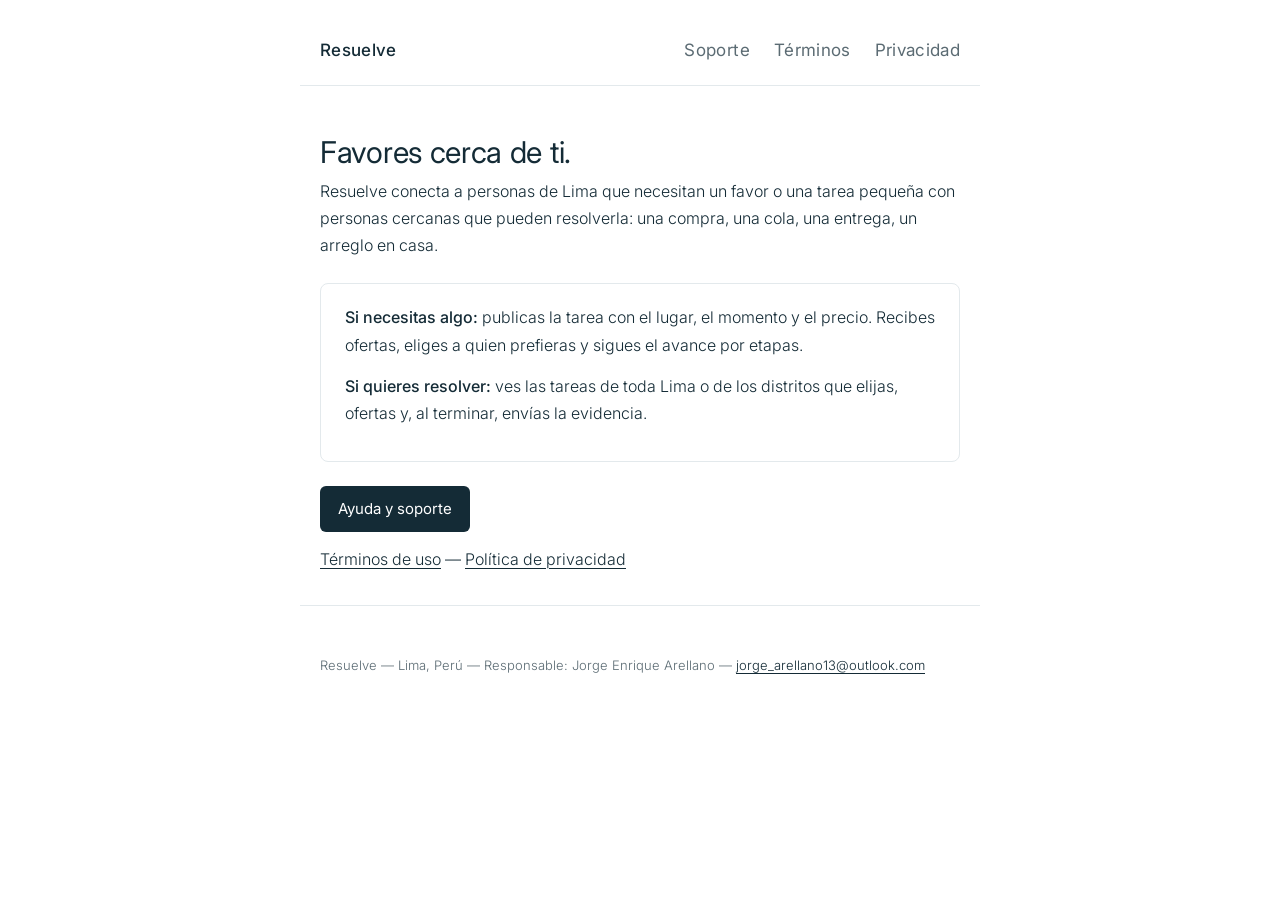
<file: index.html>
<!doctype html>
<html lang="es">
<head>
<meta charset="utf-8">
<meta name="viewport" content="width=device-width, initial-scale=1">
<title>Favores cerca de ti — Resuelve</title>
<meta name="description" content="Resuelve: favores y tareas pequeñas entre personas cercanas en Lima.">
<link rel="icon" href="assets/icon.png">
<link rel="preconnect" href="https://fonts.googleapis.com">
<link rel="preconnect" href="https://fonts.gstatic.com" crossorigin>
<link href="https://fonts.googleapis.com/css2?family=Inter:wght@300;400;500&display=swap" rel="stylesheet">
<link rel="stylesheet" href="assets/estilo.css">
</head>
<body>
<header>
  <a href="index.html">Resuelve</a>
  <nav>
    <a href="soporte.html">Soporte</a>
    <a href="terminos.html">Términos</a>
    <a href="privacidad.html">Privacidad</a>
  </nav>
</header>
<main>

<h1>Favores cerca de ti.</h1>
<p>Resuelve conecta a personas de Lima que necesitan un favor o una tarea pequeña con personas cercanas que pueden resolverla: una compra, una cola, una entrega, un arreglo en casa.</p>
<div class="tarjeta">
  <p><strong>Si necesitas algo:</strong> publicas la tarea con el lugar, el momento y el precio. Recibes ofertas, eliges a quien prefieras y sigues el avance por etapas.</p>
  <p><strong>Si quieres resolver:</strong> ves las tareas de toda Lima o de los distritos que elijas, ofertas y, al terminar, envías la evidencia.</p>
</div>
<p><a class="boton" href="soporte.html">Ayuda y soporte</a></p>
<p><a href="terminos.html">Términos de uso</a> — <a href="privacidad.html">Política de privacidad</a></p>

</main>
<footer>
  <p>Resuelve — Lima, Perú — Responsable: Jorge Enrique Arellano — <a href="mailto:jorge_arellano13@outlook.com">jorge_arellano13@outlook.com</a></p>
</footer>
</body>
</html>
</file>
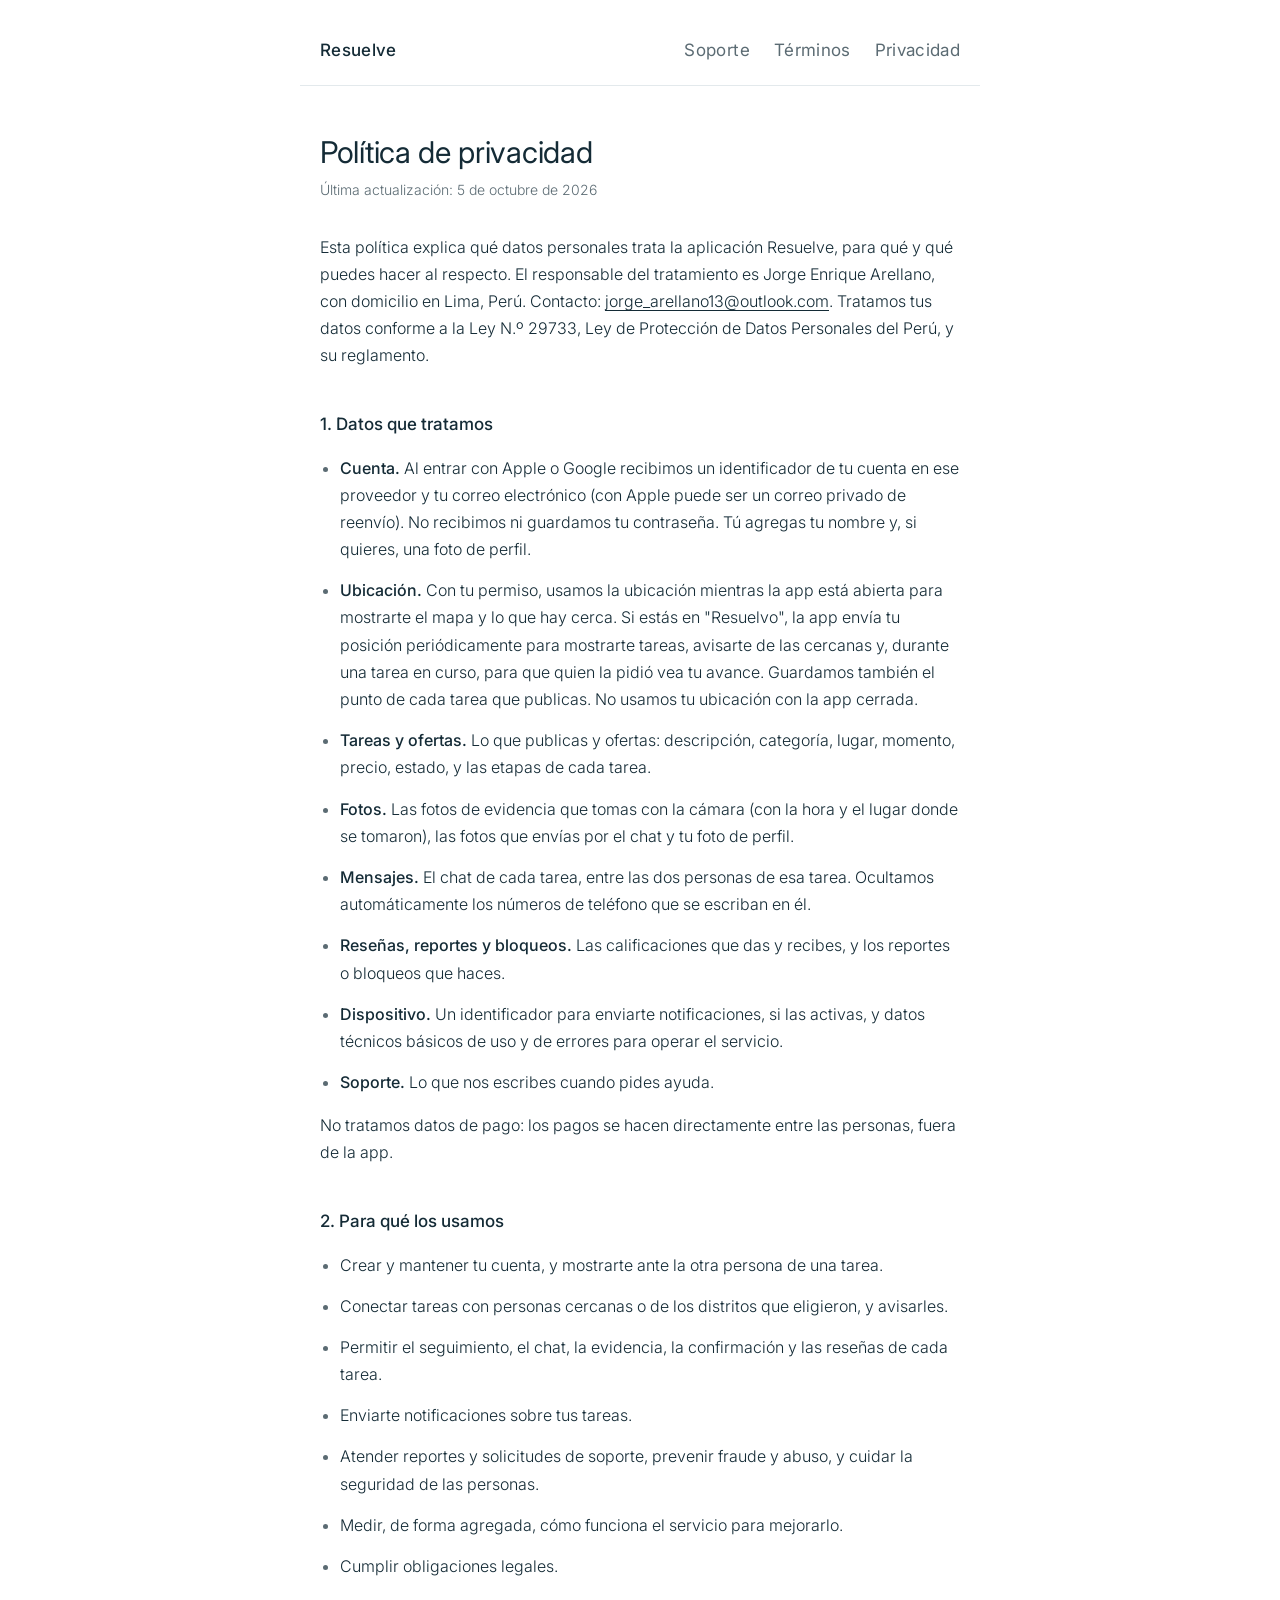
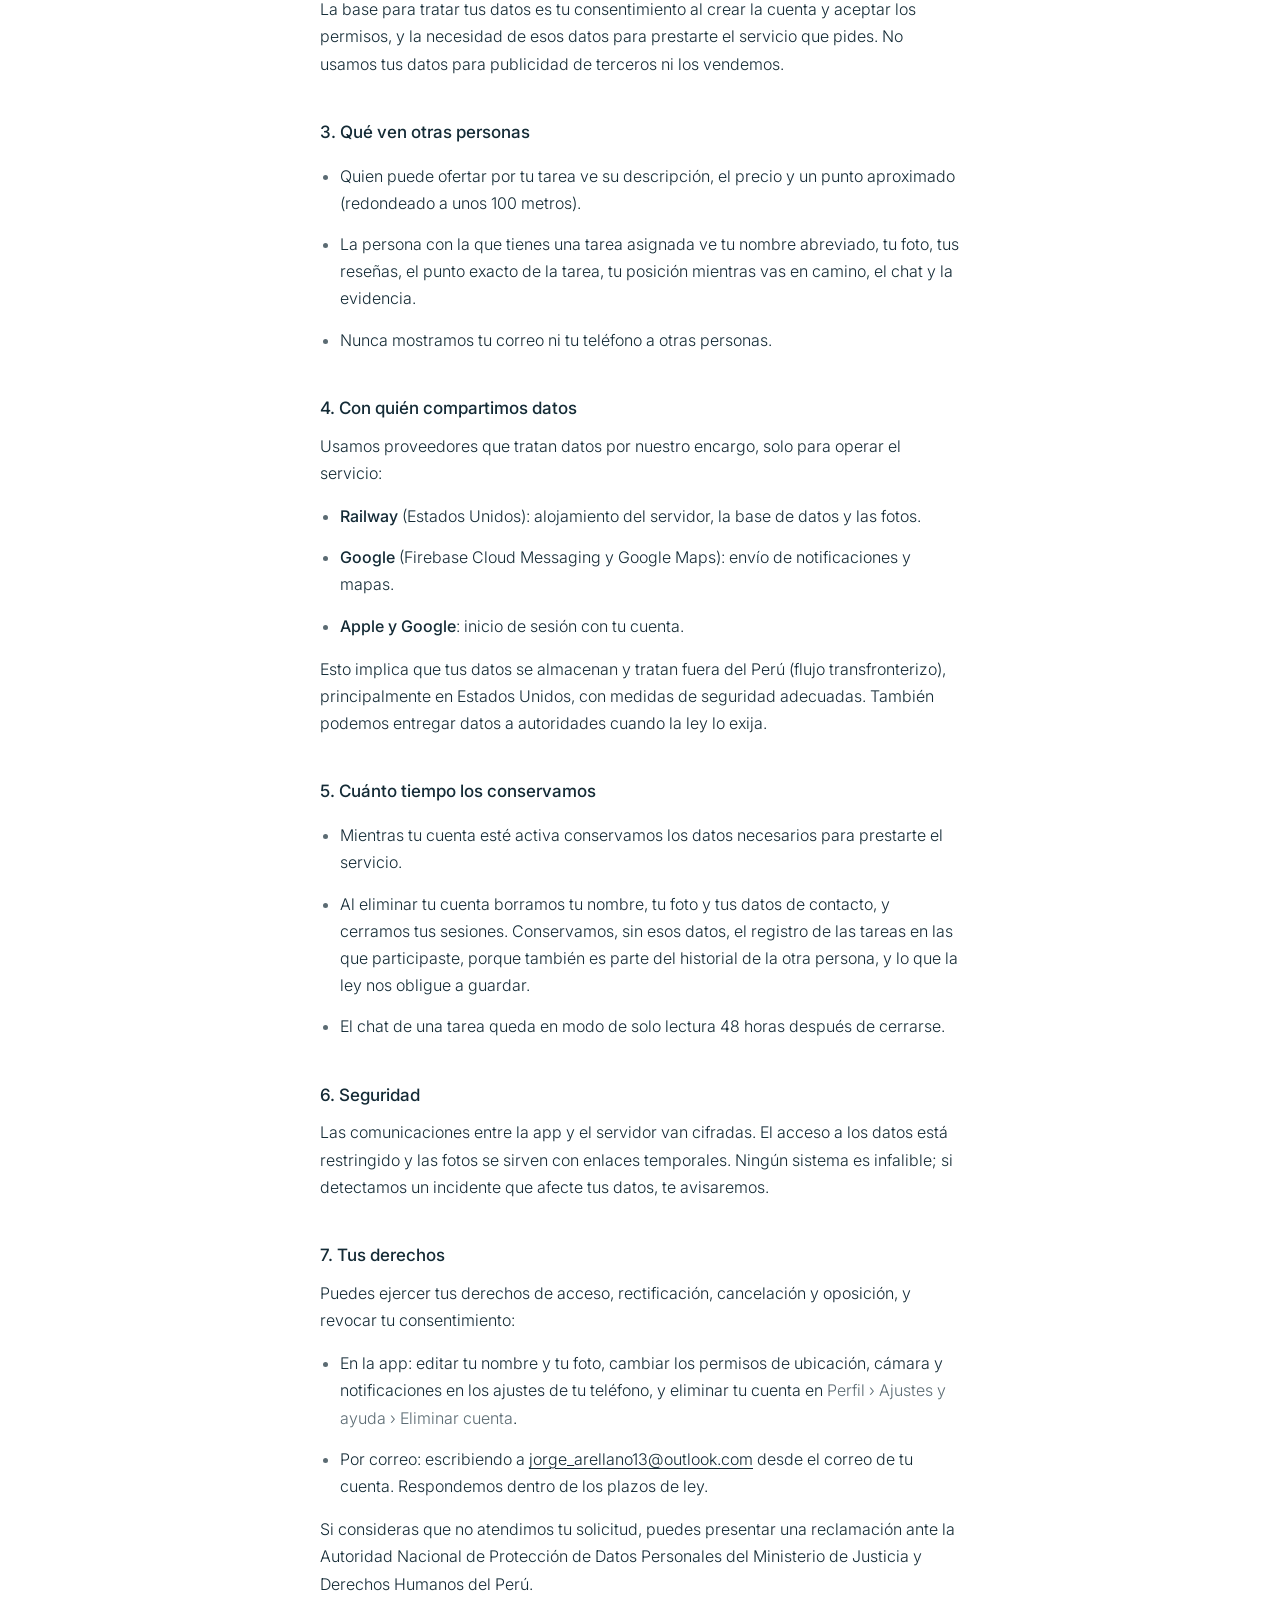
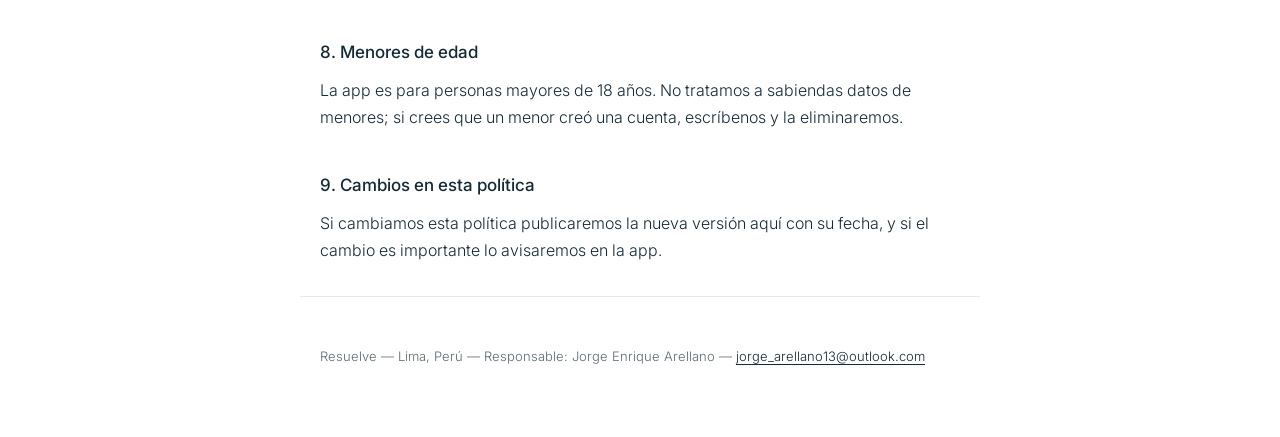
<file: privacidad.html>
<!doctype html>
<html lang="es">
<head>
<meta charset="utf-8">
<meta name="viewport" content="width=device-width, initial-scale=1">
<title>Política de privacidad — Resuelve</title>
<meta name="description" content="Política de privacidad de la app Resuelve.">
<link rel="icon" href="assets/icon.png">
<link rel="preconnect" href="https://fonts.googleapis.com">
<link rel="preconnect" href="https://fonts.gstatic.com" crossorigin>
<link href="https://fonts.googleapis.com/css2?family=Inter:wght@300;400;500&display=swap" rel="stylesheet">
<link rel="stylesheet" href="assets/estilo.css">
</head>
<body>
<header>
  <a href="index.html">Resuelve</a>
  <nav>
    <a href="soporte.html">Soporte</a>
    <a href="terminos.html">Términos</a>
    <a href="privacidad.html">Privacidad</a>
  </nav>
</header>
<main>

<h1>Política de privacidad</h1>
<p class="fecha">Última actualización: 5 de octubre de 2026</p>
<p>Esta política explica qué datos personales trata la aplicación Resuelve, para qué y qué puedes hacer al respecto. El responsable del tratamiento es Jorge Enrique Arellano, con domicilio en Lima, Perú. Contacto: <a href="mailto:jorge_arellano13@outlook.com">jorge_arellano13@outlook.com</a>. Tratamos tus datos conforme a la Ley N.º 29733, Ley de Protección de Datos Personales del Perú, y su reglamento.</p>

<h2>1. Datos que tratamos</h2>
<ul>
  <li><strong>Cuenta.</strong> Al entrar con Apple o Google recibimos un identificador de tu cuenta en ese proveedor y tu correo electrónico (con Apple puede ser un correo privado de reenvío). No recibimos ni guardamos tu contraseña. Tú agregas tu nombre y, si quieres, una foto de perfil.</li>
  <li><strong>Ubicación.</strong> Con tu permiso, usamos la ubicación mientras la app está abierta para mostrarte el mapa y lo que hay cerca. Si estás en "Resuelvo", la app envía tu posición periódicamente para mostrarte tareas, avisarte de las cercanas y, durante una tarea en curso, para que quien la pidió vea tu avance. Guardamos también el punto de cada tarea que publicas. No usamos tu ubicación con la app cerrada.</li>
  <li><strong>Tareas y ofertas.</strong> Lo que publicas y ofertas: descripción, categoría, lugar, momento, precio, estado, y las etapas de cada tarea.</li>
  <li><strong>Fotos.</strong> Las fotos de evidencia que tomas con la cámara (con la hora y el lugar donde se tomaron), las fotos que envías por el chat y tu foto de perfil.</li>
  <li><strong>Mensajes.</strong> El chat de cada tarea, entre las dos personas de esa tarea. Ocultamos automáticamente los números de teléfono que se escriban en él.</li>
  <li><strong>Reseñas, reportes y bloqueos.</strong> Las calificaciones que das y recibes, y los reportes o bloqueos que haces.</li>
  <li><strong>Dispositivo.</strong> Un identificador para enviarte notificaciones, si las activas, y datos técnicos básicos de uso y de errores para operar el servicio.</li>
  <li><strong>Soporte.</strong> Lo que nos escribes cuando pides ayuda.</li>
</ul>
<p>No tratamos datos de pago: los pagos se hacen directamente entre las personas, fuera de la app.</p>

<h2>2. Para qué los usamos</h2>
<ul>
  <li>Crear y mantener tu cuenta, y mostrarte ante la otra persona de una tarea.</li>
  <li>Conectar tareas con personas cercanas o de los distritos que eligieron, y avisarles.</li>
  <li>Permitir el seguimiento, el chat, la evidencia, la confirmación y las reseñas de cada tarea.</li>
  <li>Enviarte notificaciones sobre tus tareas.</li>
  <li>Atender reportes y solicitudes de soporte, prevenir fraude y abuso, y cuidar la seguridad de las personas.</li>
  <li>Medir, de forma agregada, cómo funciona el servicio para mejorarlo.</li>
  <li>Cumplir obligaciones legales.</li>
</ul>
<p>La base para tratar tus datos es tu consentimiento al crear la cuenta y aceptar los permisos, y la necesidad de esos datos para prestarte el servicio que pides. No usamos tus datos para publicidad de terceros ni los vendemos.</p>

<h2>3. Qué ven otras personas</h2>
<ul>
  <li>Quien puede ofertar por tu tarea ve su descripción, el precio y un punto aproximado (redondeado a unos 100 metros).</li>
  <li>La persona con la que tienes una tarea asignada ve tu nombre abreviado, tu foto, tus reseñas, el punto exacto de la tarea, tu posición mientras vas en camino, el chat y la evidencia.</li>
  <li>Nunca mostramos tu correo ni tu teléfono a otras personas.</li>
</ul>

<h2>4. Con quién compartimos datos</h2>
<p>Usamos proveedores que tratan datos por nuestro encargo, solo para operar el servicio:</p>
<ul>
  <li><strong>Railway</strong> (Estados Unidos): alojamiento del servidor, la base de datos y las fotos.</li>
  <li><strong>Google</strong> (Firebase Cloud Messaging y Google Maps): envío de notificaciones y mapas.</li>
  <li><strong>Apple y Google</strong>: inicio de sesión con tu cuenta.</li>
</ul>
<p>Esto implica que tus datos se almacenan y tratan fuera del Perú (flujo transfronterizo), principalmente en Estados Unidos, con medidas de seguridad adecuadas. También podemos entregar datos a autoridades cuando la ley lo exija.</p>

<h2>5. Cuánto tiempo los conservamos</h2>
<ul>
  <li>Mientras tu cuenta esté activa conservamos los datos necesarios para prestarte el servicio.</li>
  <li>Al eliminar tu cuenta borramos tu nombre, tu foto y tus datos de contacto, y cerramos tus sesiones. Conservamos, sin esos datos, el registro de las tareas en las que participaste, porque también es parte del historial de la otra persona, y lo que la ley nos obligue a guardar.</li>
  <li>El chat de una tarea queda en modo de solo lectura 48 horas después de cerrarse.</li>
</ul>

<h2>6. Seguridad</h2>
<p>Las comunicaciones entre la app y el servidor van cifradas. El acceso a los datos está restringido y las fotos se sirven con enlaces temporales. Ningún sistema es infalible; si detectamos un incidente que afecte tus datos, te avisaremos.</p>

<h2>7. Tus derechos</h2>
<p>Puedes ejercer tus derechos de acceso, rectificación, cancelación y oposición, y revocar tu consentimiento:</p>
<ul>
  <li>En la app: editar tu nombre y tu foto, cambiar los permisos de ubicación, cámara y notificaciones en los ajustes de tu teléfono, y eliminar tu cuenta en <em>Perfil › Ajustes y ayuda › Eliminar cuenta</em>.</li>
  <li>Por correo: escribiendo a <a href="mailto:jorge_arellano13@outlook.com">jorge_arellano13@outlook.com</a> desde el correo de tu cuenta. Respondemos dentro de los plazos de ley.</li>
</ul>
<p>Si consideras que no atendimos tu solicitud, puedes presentar una reclamación ante la Autoridad Nacional de Protección de Datos Personales del Ministerio de Justicia y Derechos Humanos del Perú.</p>

<h2>8. Menores de edad</h2>
<p>La app es para personas mayores de 18 años. No tratamos a sabiendas datos de menores; si crees que un menor creó una cuenta, escríbenos y la eliminaremos.</p>

<h2>9. Cambios en esta política</h2>
<p>Si cambiamos esta política publicaremos la nueva versión aquí con su fecha, y si el cambio es importante lo avisaremos en la app.</p>

</main>
<footer>
  <p>Resuelve — Lima, Perú — Responsable: Jorge Enrique Arellano — <a href="mailto:jorge_arellano13@outlook.com">jorge_arellano13@outlook.com</a></p>
</footer>
</body>
</html>
</file>
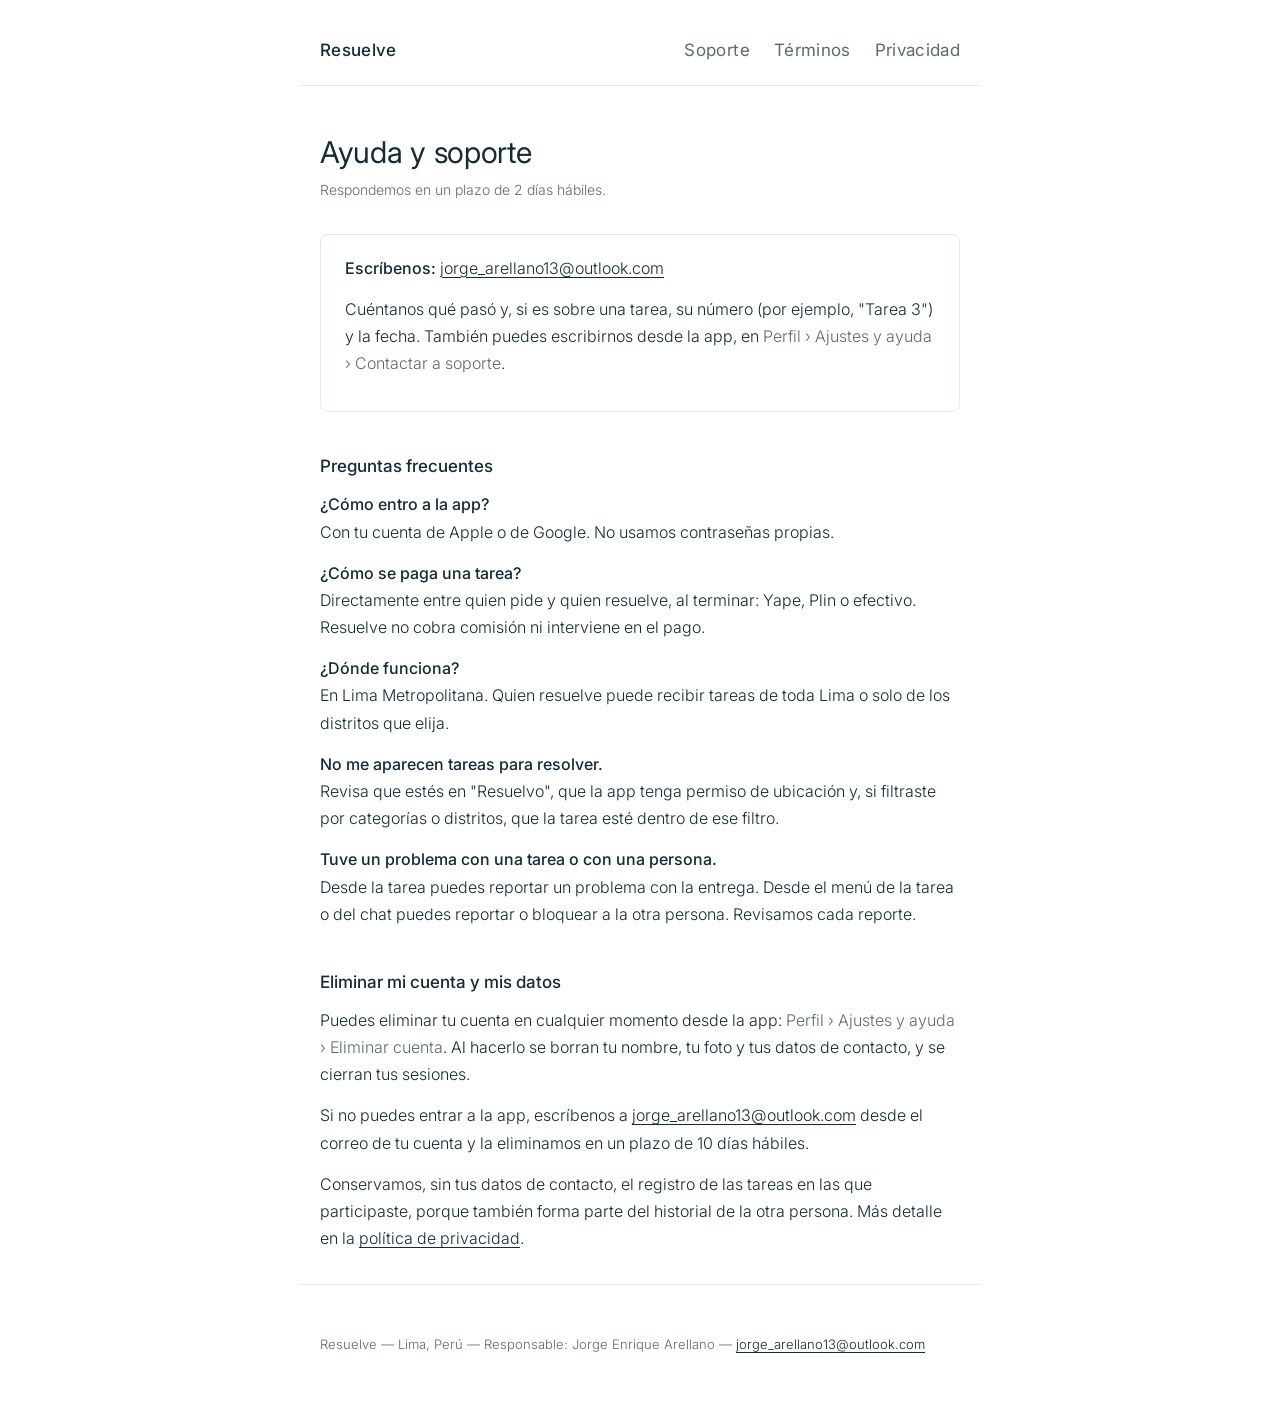
<file: soporte.html>
<!doctype html>
<html lang="es">
<head>
<meta charset="utf-8">
<meta name="viewport" content="width=device-width, initial-scale=1">
<title>Soporte — Resuelve</title>
<meta name="description" content="Ayuda, contacto y eliminación de cuenta de la app Resuelve.">
<link rel="icon" href="assets/icon.png">
<link rel="preconnect" href="https://fonts.googleapis.com">
<link rel="preconnect" href="https://fonts.gstatic.com" crossorigin>
<link href="https://fonts.googleapis.com/css2?family=Inter:wght@300;400;500&display=swap" rel="stylesheet">
<link rel="stylesheet" href="assets/estilo.css">
</head>
<body>
<header>
  <a href="index.html">Resuelve</a>
  <nav>
    <a href="soporte.html">Soporte</a>
    <a href="terminos.html">Términos</a>
    <a href="privacidad.html">Privacidad</a>
  </nav>
</header>
<main>

<h1>Ayuda y soporte</h1>
<p class="fecha">Respondemos en un plazo de 2 días hábiles.</p>
<div class="tarjeta">
  <p><strong>Escríbenos:</strong> <a href="mailto:jorge_arellano13@outlook.com?subject=Soporte%20Resuelve">jorge_arellano13@outlook.com</a></p>
  <p>Cuéntanos qué pasó y, si es sobre una tarea, su número (por ejemplo, "Tarea 3") y la fecha. También puedes escribirnos desde la app, en <em>Perfil › Ajustes y ayuda › Contactar a soporte</em>.</p>
</div>

<h2>Preguntas frecuentes</h2>
<p><strong>¿Cómo entro a la app?</strong><br>Con tu cuenta de Apple o de Google. No usamos contraseñas propias.</p>
<p><strong>¿Cómo se paga una tarea?</strong><br>Directamente entre quien pide y quien resuelve, al terminar: Yape, Plin o efectivo. Resuelve no cobra comisión ni interviene en el pago.</p>
<p><strong>¿Dónde funciona?</strong><br>En Lima Metropolitana. Quien resuelve puede recibir tareas de toda Lima o solo de los distritos que elija.</p>
<p><strong>No me aparecen tareas para resolver.</strong><br>Revisa que estés en "Resuelvo", que la app tenga permiso de ubicación y, si filtraste por categorías o distritos, que la tarea esté dentro de ese filtro.</p>
<p><strong>Tuve un problema con una tarea o con una persona.</strong><br>Desde la tarea puedes reportar un problema con la entrega. Desde el menú de la tarea o del chat puedes reportar o bloquear a la otra persona. Revisamos cada reporte.</p>

<h2 id="eliminar-cuenta">Eliminar mi cuenta y mis datos</h2>
<p>Puedes eliminar tu cuenta en cualquier momento desde la app: <em>Perfil › Ajustes y ayuda › Eliminar cuenta</em>. Al hacerlo se borran tu nombre, tu foto y tus datos de contacto, y se cierran tus sesiones.</p>
<p>Si no puedes entrar a la app, escríbenos a <a href="mailto:jorge_arellano13@outlook.com?subject=Eliminar%20mi%20cuenta%20de%20Resuelve">jorge_arellano13@outlook.com</a> desde el correo de tu cuenta y la eliminamos en un plazo de 10 días hábiles.</p>
<p>Conservamos, sin tus datos de contacto, el registro de las tareas en las que participaste, porque también forma parte del historial de la otra persona. Más detalle en la <a href="privacidad.html">política de privacidad</a>.</p>

</main>
<footer>
  <p>Resuelve — Lima, Perú — Responsable: Jorge Enrique Arellano — <a href="mailto:jorge_arellano13@outlook.com">jorge_arellano13@outlook.com</a></p>
</footer>
</body>
</html>
</file>
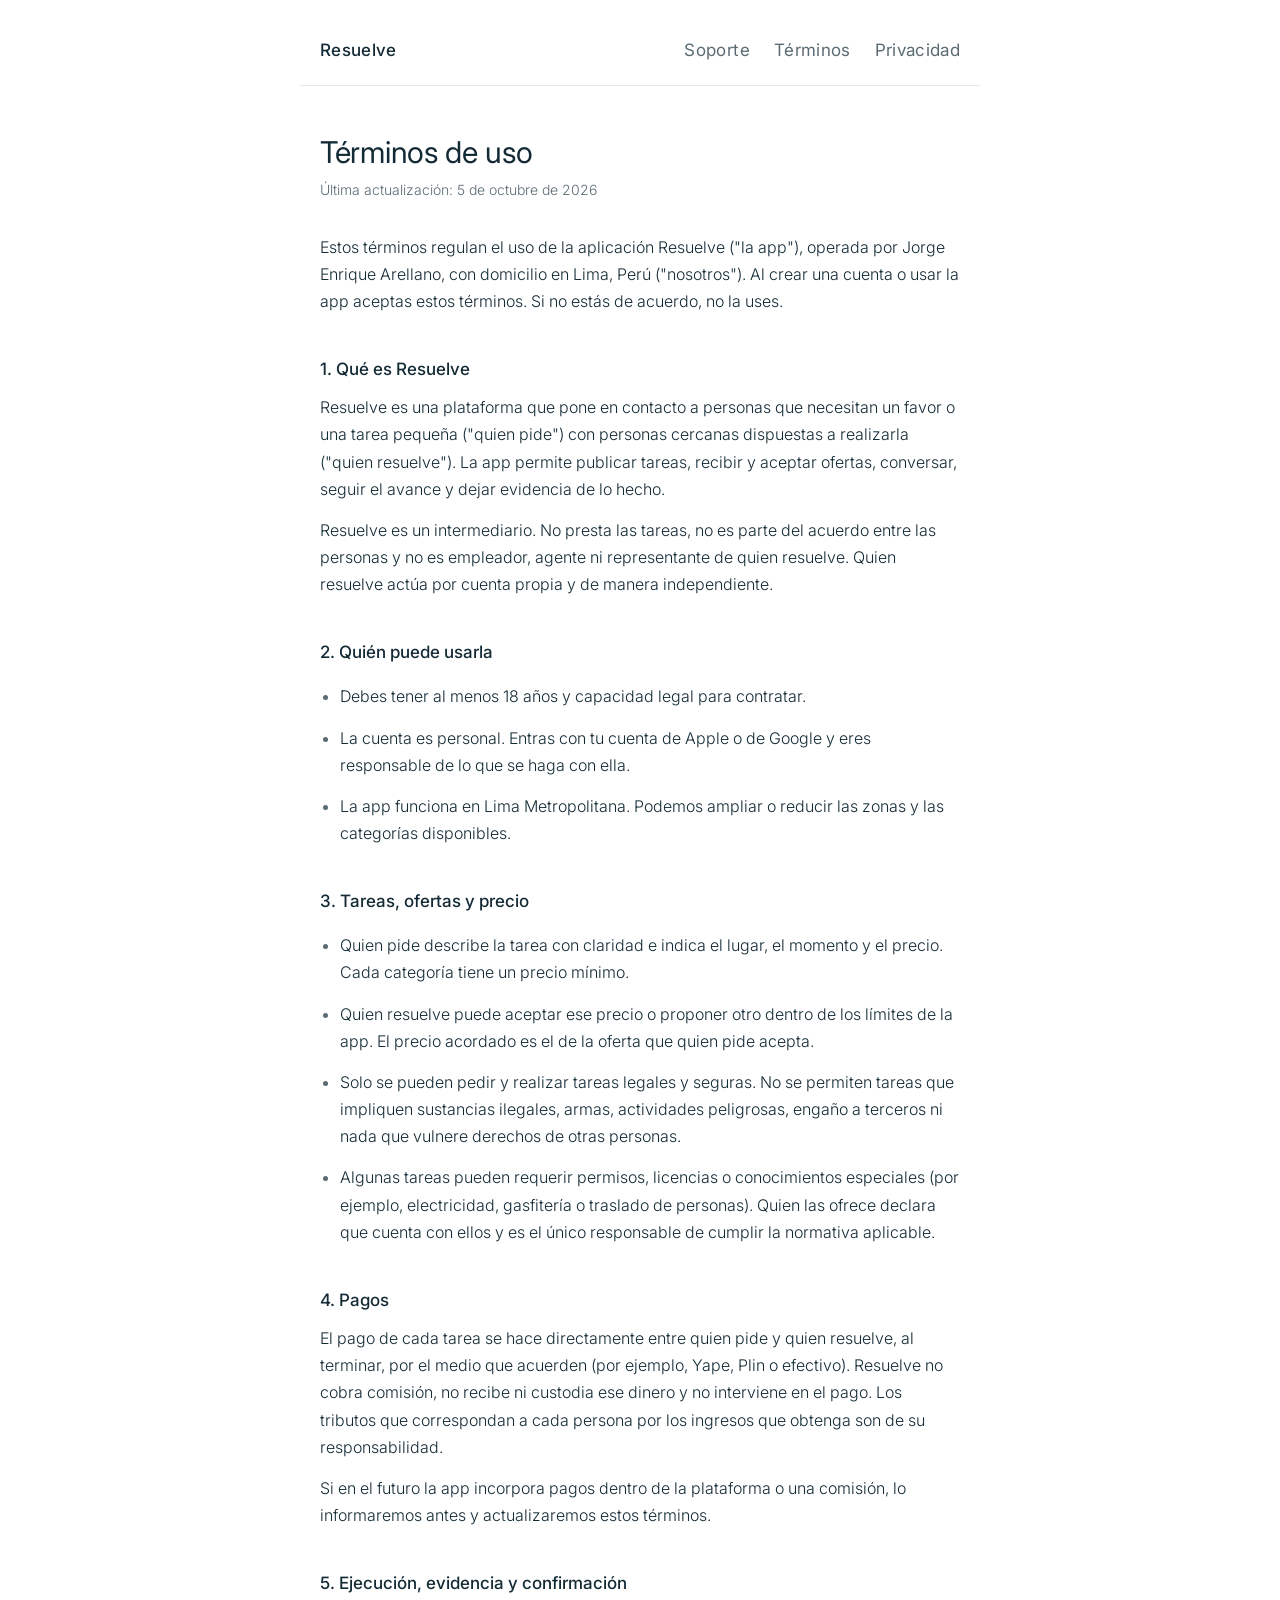
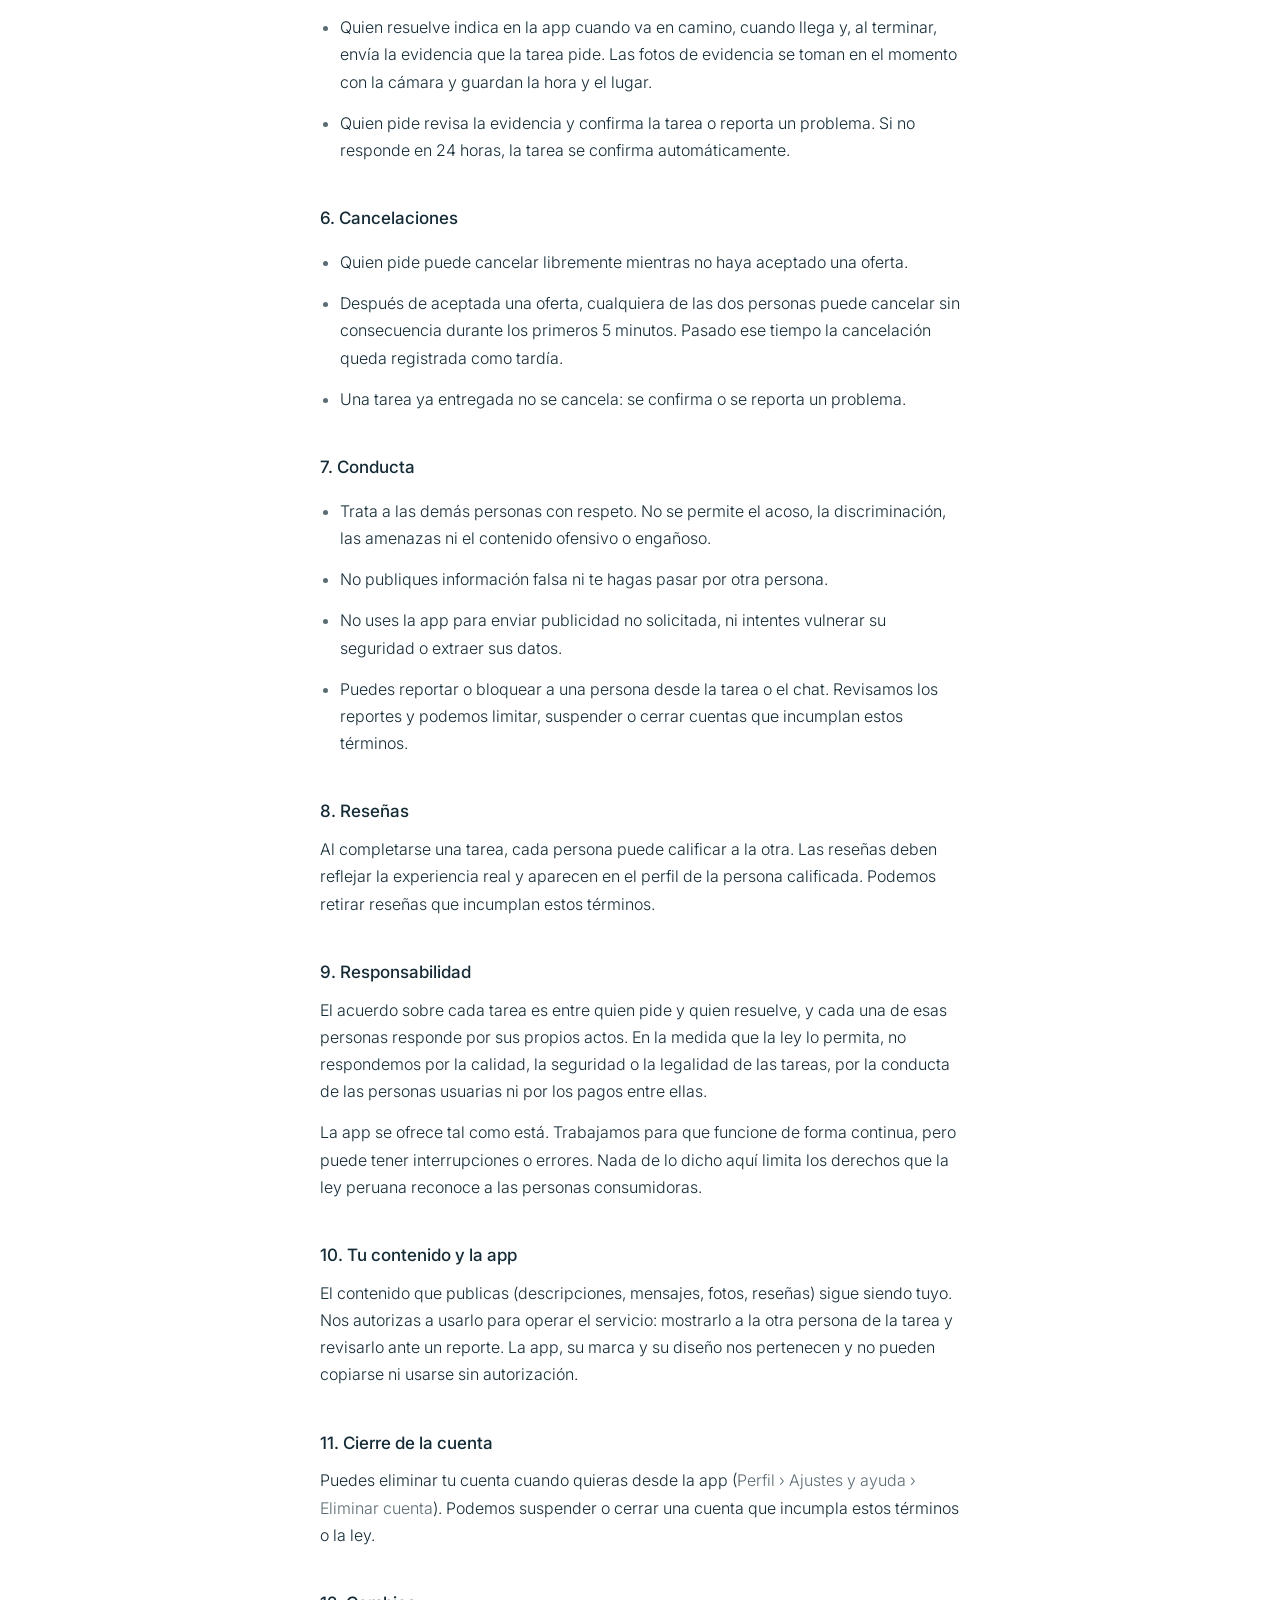
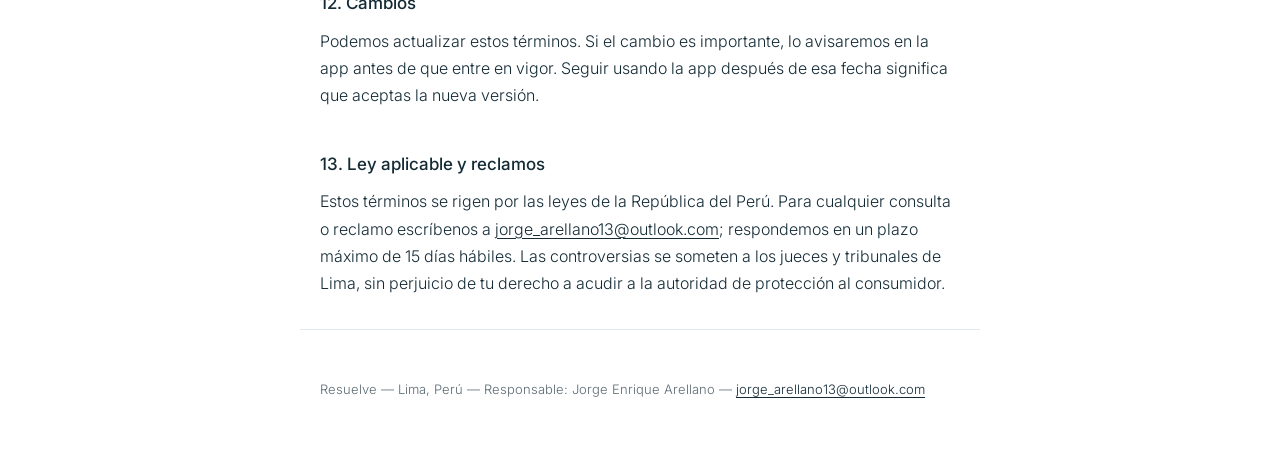
<file: terminos.html>
<!doctype html>
<html lang="es">
<head>
<meta charset="utf-8">
<meta name="viewport" content="width=device-width, initial-scale=1">
<title>Términos de uso — Resuelve</title>
<meta name="description" content="Términos de uso de la app Resuelve.">
<link rel="icon" href="assets/icon.png">
<link rel="preconnect" href="https://fonts.googleapis.com">
<link rel="preconnect" href="https://fonts.gstatic.com" crossorigin>
<link href="https://fonts.googleapis.com/css2?family=Inter:wght@300;400;500&display=swap" rel="stylesheet">
<link rel="stylesheet" href="assets/estilo.css">
</head>
<body>
<header>
  <a href="index.html">Resuelve</a>
  <nav>
    <a href="soporte.html">Soporte</a>
    <a href="terminos.html">Términos</a>
    <a href="privacidad.html">Privacidad</a>
  </nav>
</header>
<main>

<h1>Términos de uso</h1>
<p class="fecha">Última actualización: 5 de octubre de 2026</p>
<p>Estos términos regulan el uso de la aplicación Resuelve ("la app"), operada por Jorge Enrique Arellano, con domicilio en Lima, Perú ("nosotros"). Al crear una cuenta o usar la app aceptas estos términos. Si no estás de acuerdo, no la uses.</p>

<h2>1. Qué es Resuelve</h2>
<p>Resuelve es una plataforma que pone en contacto a personas que necesitan un favor o una tarea pequeña ("quien pide") con personas cercanas dispuestas a realizarla ("quien resuelve"). La app permite publicar tareas, recibir y aceptar ofertas, conversar, seguir el avance y dejar evidencia de lo hecho.</p>
<p>Resuelve es un intermediario. No presta las tareas, no es parte del acuerdo entre las personas y no es empleador, agente ni representante de quien resuelve. Quien resuelve actúa por cuenta propia y de manera independiente.</p>

<h2>2. Quién puede usarla</h2>
<ul>
  <li>Debes tener al menos 18 años y capacidad legal para contratar.</li>
  <li>La cuenta es personal. Entras con tu cuenta de Apple o de Google y eres responsable de lo que se haga con ella.</li>
  <li>La app funciona en Lima Metropolitana. Podemos ampliar o reducir las zonas y las categorías disponibles.</li>
</ul>

<h2>3. Tareas, ofertas y precio</h2>
<ul>
  <li>Quien pide describe la tarea con claridad e indica el lugar, el momento y el precio. Cada categoría tiene un precio mínimo.</li>
  <li>Quien resuelve puede aceptar ese precio o proponer otro dentro de los límites de la app. El precio acordado es el de la oferta que quien pide acepta.</li>
  <li>Solo se pueden pedir y realizar tareas legales y seguras. No se permiten tareas que impliquen sustancias ilegales, armas, actividades peligrosas, engaño a terceros ni nada que vulnere derechos de otras personas.</li>
  <li>Algunas tareas pueden requerir permisos, licencias o conocimientos especiales (por ejemplo, electricidad, gasfitería o traslado de personas). Quien las ofrece declara que cuenta con ellos y es el único responsable de cumplir la normativa aplicable.</li>
</ul>

<h2>4. Pagos</h2>
<p>El pago de cada tarea se hace directamente entre quien pide y quien resuelve, al terminar, por el medio que acuerden (por ejemplo, Yape, Plin o efectivo). Resuelve no cobra comisión, no recibe ni custodia ese dinero y no interviene en el pago. Los tributos que correspondan a cada persona por los ingresos que obtenga son de su responsabilidad.</p>
<p>Si en el futuro la app incorpora pagos dentro de la plataforma o una comisión, lo informaremos antes y actualizaremos estos términos.</p>

<h2>5. Ejecución, evidencia y confirmación</h2>
<ul>
  <li>Quien resuelve indica en la app cuando va en camino, cuando llega y, al terminar, envía la evidencia que la tarea pide. Las fotos de evidencia se toman en el momento con la cámara y guardan la hora y el lugar.</li>
  <li>Quien pide revisa la evidencia y confirma la tarea o reporta un problema. Si no responde en 24 horas, la tarea se confirma automáticamente.</li>
</ul>

<h2>6. Cancelaciones</h2>
<ul>
  <li>Quien pide puede cancelar libremente mientras no haya aceptado una oferta.</li>
  <li>Después de aceptada una oferta, cualquiera de las dos personas puede cancelar sin consecuencia durante los primeros 5 minutos. Pasado ese tiempo la cancelación queda registrada como tardía.</li>
  <li>Una tarea ya entregada no se cancela: se confirma o se reporta un problema.</li>
</ul>

<h2>7. Conducta</h2>
<ul>
  <li>Trata a las demás personas con respeto. No se permite el acoso, la discriminación, las amenazas ni el contenido ofensivo o engañoso.</li>
  <li>No publiques información falsa ni te hagas pasar por otra persona.</li>
  <li>No uses la app para enviar publicidad no solicitada, ni intentes vulnerar su seguridad o extraer sus datos.</li>
  <li>Puedes reportar o bloquear a una persona desde la tarea o el chat. Revisamos los reportes y podemos limitar, suspender o cerrar cuentas que incumplan estos términos.</li>
</ul>

<h2>8. Reseñas</h2>
<p>Al completarse una tarea, cada persona puede calificar a la otra. Las reseñas deben reflejar la experiencia real y aparecen en el perfil de la persona calificada. Podemos retirar reseñas que incumplan estos términos.</p>

<h2>9. Responsabilidad</h2>
<p>El acuerdo sobre cada tarea es entre quien pide y quien resuelve, y cada una de esas personas responde por sus propios actos. En la medida que la ley lo permita, no respondemos por la calidad, la seguridad o la legalidad de las tareas, por la conducta de las personas usuarias ni por los pagos entre ellas.</p>
<p>La app se ofrece tal como está. Trabajamos para que funcione de forma continua, pero puede tener interrupciones o errores. Nada de lo dicho aquí limita los derechos que la ley peruana reconoce a las personas consumidoras.</p>

<h2>10. Tu contenido y la app</h2>
<p>El contenido que publicas (descripciones, mensajes, fotos, reseñas) sigue siendo tuyo. Nos autorizas a usarlo para operar el servicio: mostrarlo a la otra persona de la tarea y revisarlo ante un reporte. La app, su marca y su diseño nos pertenecen y no pueden copiarse ni usarse sin autorización.</p>

<h2>11. Cierre de la cuenta</h2>
<p>Puedes eliminar tu cuenta cuando quieras desde la app (<em>Perfil › Ajustes y ayuda › Eliminar cuenta</em>). Podemos suspender o cerrar una cuenta que incumpla estos términos o la ley.</p>

<h2>12. Cambios</h2>
<p>Podemos actualizar estos términos. Si el cambio es importante, lo avisaremos en la app antes de que entre en vigor. Seguir usando la app después de esa fecha significa que aceptas la nueva versión.</p>

<h2>13. Ley aplicable y reclamos</h2>
<p>Estos términos se rigen por las leyes de la República del Perú. Para cualquier consulta o reclamo escríbenos a <a href="mailto:jorge_arellano13@outlook.com">jorge_arellano13@outlook.com</a>; respondemos en un plazo máximo de 15 días hábiles. Las controversias se someten a los jueces y tribunales de Lima, sin perjuicio de tu derecho a acudir a la autoridad de protección al consumidor.</p>

</main>
<footer>
  <p>Resuelve — Lima, Perú — Responsable: Jorge Enrique Arellano — <a href="mailto:jorge_arellano13@outlook.com">jorge_arellano13@outlook.com</a></p>
</footer>
</body>
</html>
</file>
<file: assets/estilo.css>
:root {
  --tinta: #142B36;
  --fondo: #FFFFFF;
  --pizarra: #5B6B73;
  --linea: #E3E9EC;
  --senal: #D6F56B;
}
* { box-sizing: border-box; }
html { -webkit-text-size-adjust: 100%; }
body {
  margin: 0;
  background: var(--fondo);
  color: var(--tinta);
  font-family: "Inter", -apple-system, BlinkMacSystemFont, "Segoe UI", Roboto, "Helvetica Neue", Arial, sans-serif;
  font-weight: 300;
  font-size: 16px;
  line-height: 1.7;
  -webkit-font-smoothing: antialiased;
}
header, main, footer { max-width: 680px; margin: 0 auto; padding: 0 20px; }
header { display: flex; align-items: baseline; gap: 12px; padding-top: 36px; padding-bottom: 20px; border-bottom: 1px solid var(--linea); }
header a { color: inherit; text-decoration: none; font-weight: 500; font-size: 17px; letter-spacing: 0.02em; }
nav { margin-left: auto; display: flex; gap: 24px; flex-wrap: wrap; font-size: 14px; }
nav a { font-weight: 400; color: var(--pizarra); }
h1 { font-size: 30px; font-weight: 400; letter-spacing: -0.01em; line-height: 1.2; margin: 48px 0 8px; }
h2 { font-size: 17px; font-weight: 500; margin: 40px 0 10px; }
p, li { margin: 0 0 14px; }
ul { padding-left: 20px; }
li::marker { color: var(--pizarra); }
strong { font-weight: 500; }
em { font-style: normal; color: var(--pizarra); }
a { color: var(--tinta); text-decoration-thickness: 1px; text-underline-offset: 3px; }
.fecha { color: var(--pizarra); font-size: 14px; margin-bottom: 32px; }
.tarjeta { border: 1px solid var(--linea); border-radius: 8px; padding: 20px 24px; margin: 24px 0; }
.boton { display: inline-block; background: var(--tinta); color: #fff; font-weight: 400; text-decoration: none; padding: 10px 18px; border-radius: 6px; font-size: 15px; }
footer { color: var(--pizarra); font-size: 13px; padding-top: 48px; padding-bottom: 56px; margin-top: 32px; border-top: 1px solid var(--linea); }
@media (prefers-color-scheme: dark) {
  body { background: #0F1C23; color: #EEF2F4; }
  a, header a { color: #EEF2F4; }
  nav a, .fecha, footer, em, li::marker { color: #A5B3B9; }
  .tarjeta, header, footer { border-color: #243640; }
  .boton { background: #EEF2F4; color: #0F1C23; }
}
</file>
